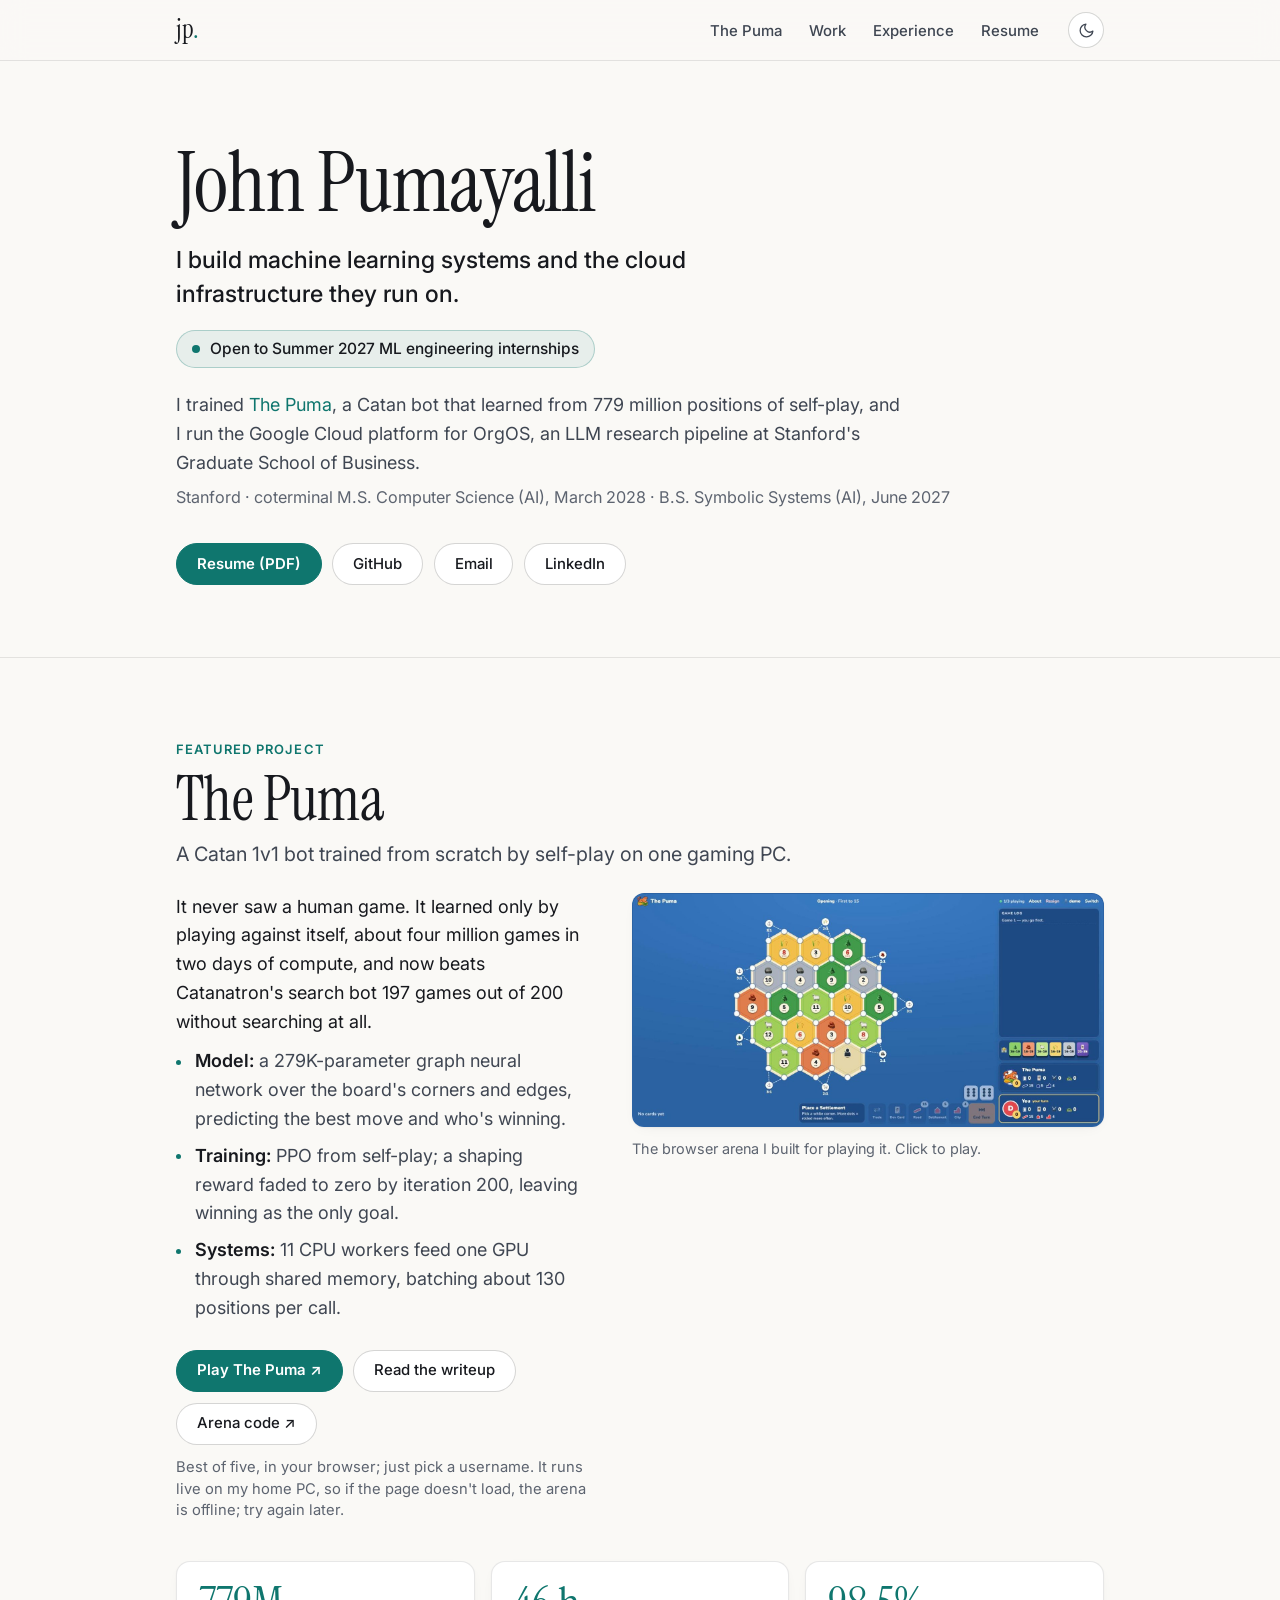
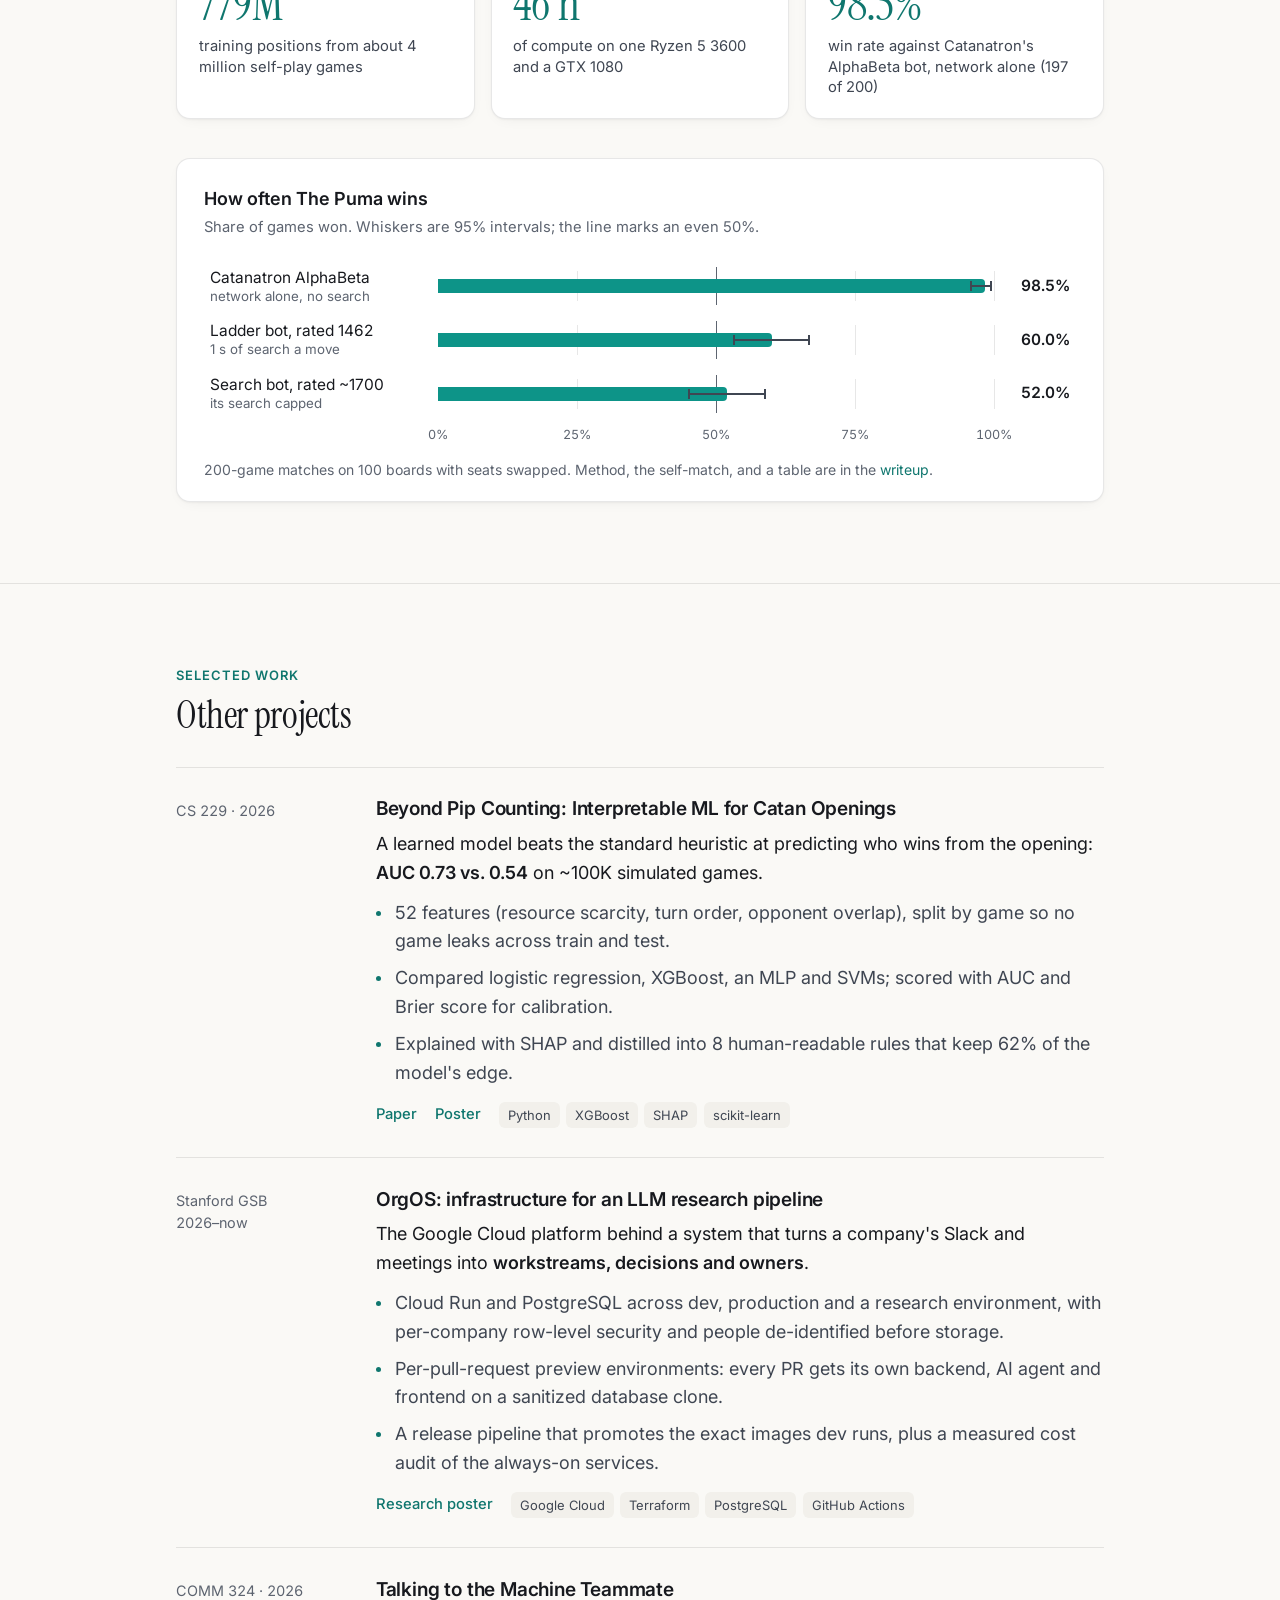
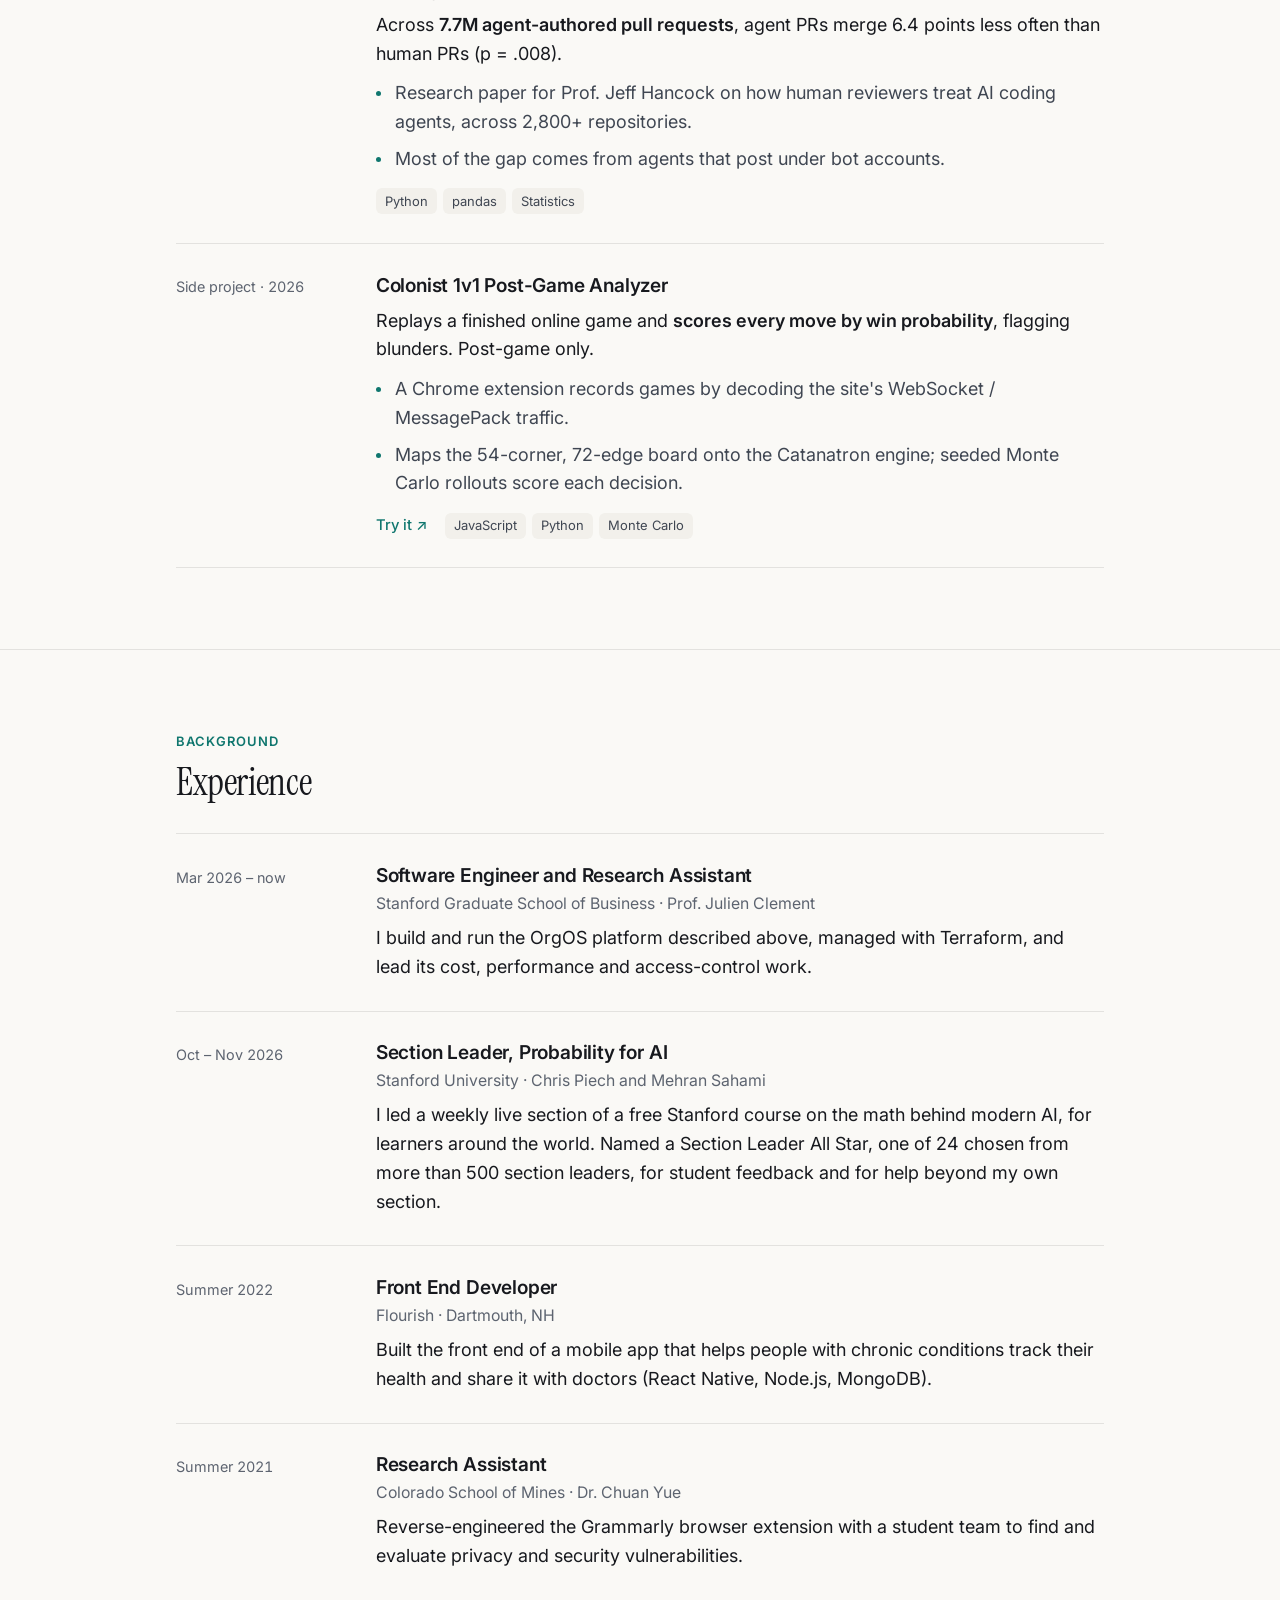
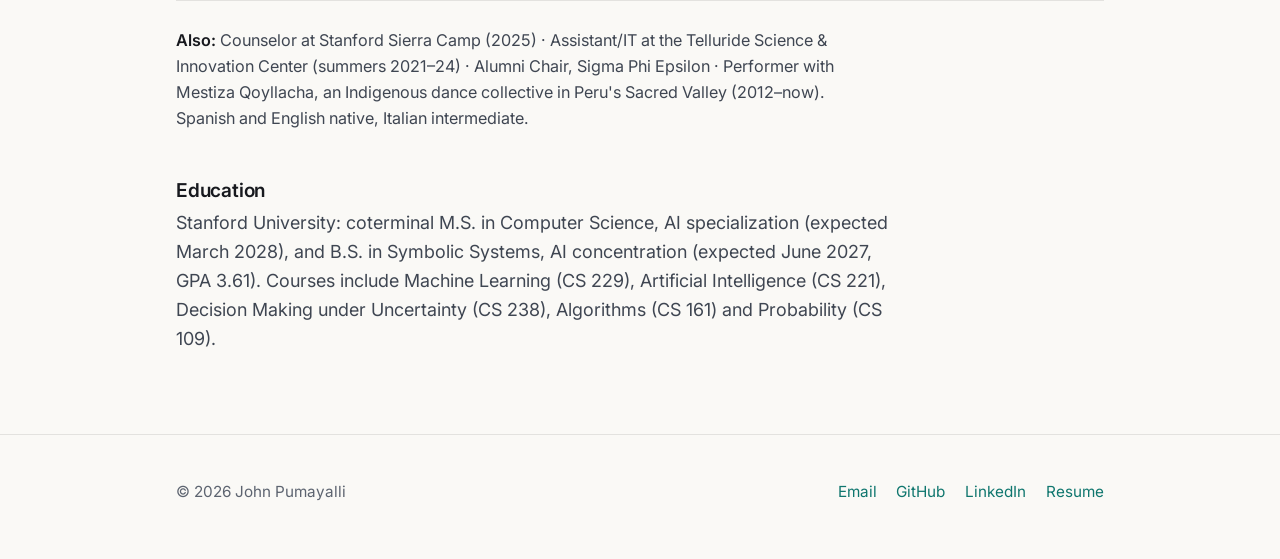
<file: index.html>
<!DOCTYPE html>
<html lang="en">
<head>
  <meta charset="UTF-8" />
  <meta name="viewport" content="width=device-width, initial-scale=1.0" />
  <title>John Pumayalli</title>
  <meta name="description" content="John Pumayalli: Stanford coterminal M.S. student in CS (AI). Self-play reinforcement learning and the cloud infrastructure ML runs on. Open to Summer 2027 ML engineering internships." />
  <meta name="theme-color" content="#faf9f6" />
  <script>
    (function () {
      var t = 'light';
      try { t = localStorage.getItem('theme') || 'light'; } catch (e) {}
      document.documentElement.setAttribute('data-theme', t === 'dark' ? 'dark' : 'light');
    })();
  </script>
  <link rel="preconnect" href="https://fonts.googleapis.com" />
  <link rel="preconnect" href="https://fonts.gstatic.com" crossorigin />
  <link href="https://fonts.googleapis.com/css2?family=Inter:wght@400;500;600&family=Instrument+Serif&display=swap" rel="stylesheet" />
  <link rel="stylesheet" href="styles.css" />
</head>
<body>

<nav class="top">
  <div class="container nav-inner">
    <a class="nav-logo" href="#top">jp<span>.</span></a>
    <div class="nav-right">
      <ul class="nav-links">
        <li><a href="#puma">The Puma</a></li>
        <li><a href="#work">Work</a></li>
        <li><a href="#experience">Experience</a></li>
        <li><a href="John_Pumayalli_Resume.pdf">Resume</a></li>
      </ul>
      <button class="theme-toggle" id="theme-toggle" type="button" aria-label="Switch to dark theme">
        <svg class="icon-moon" viewBox="0 0 24 24" fill="none" stroke="currentColor" stroke-width="1.8" stroke-linecap="round" stroke-linejoin="round" aria-hidden="true"><path d="M21 12.8A9 9 0 1 1 11.2 3a7 7 0 0 0 9.8 9.8z"/></svg>
        <svg class="icon-sun" viewBox="0 0 24 24" fill="none" stroke="currentColor" stroke-width="1.8" stroke-linecap="round" stroke-linejoin="round" aria-hidden="true"><circle cx="12" cy="12" r="4"/><path d="M12 2v2M12 20v2M4.9 4.9l1.4 1.4M17.7 17.7l1.4 1.4M2 12h2M20 12h2M4.9 19.1l1.4-1.4M17.7 6.3l1.4-1.4"/></svg>
      </button>
    </div>
  </div>
</nav>

<main id="top">

<!-- HERO -->
<section class="hero">
  <div class="container">
    <h1>John Pumayalli</h1>
    <p class="pitch">I build machine learning systems and the cloud infrastructure they run on.</p>
    <p class="status"><span class="dot" aria-hidden="true"></span>Open to Summer 2027 ML engineering internships</p>
    <p class="intro prose">I trained <a href="#puma">The Puma</a>, a Catan bot that learned from 779 million positions of self-play, and I run the Google Cloud platform for OrgOS, an LLM research pipeline at Stanford's Graduate School of Business.</p>
    <p class="facts">Stanford · coterminal M.S. Computer Science (AI), March 2028 · B.S. Symbolic Systems (AI), June 2027</p>
    <div class="buttons">
      <a class="btn btn-primary" href="John_Pumayalli_Resume.pdf">Resume (PDF)</a>
      <a class="btn" href="https://github.com/johngpuma" target="_blank" rel="noopener">GitHub</a>
      <a class="btn" href="mailto:johnpuma@stanford.edu">Email</a>
      <a class="btn" href="https://linkedin.com/in/johnpumayalli" target="_blank" rel="noopener">LinkedIn</a>
    </div>
  </div>
</section>

<!-- THE PUMA -->
<section id="puma">
  <div class="container">
    <p class="label">Featured project</p>
    <h2>The Puma</h2>
    <p class="puma-kicker">A Catan 1v1 bot trained from scratch by self-play on one gaming PC.</p>

    <div class="puma-grid">
      <div>
        <p class="prose">It never saw a human game. It learned only by playing against itself, about four million games in two days of compute, and now beats Catanatron's search bot 197 games out of 200 without searching at all.</p>
        <ul class="points">
          <li><strong>Model:</strong> a 279K-parameter graph neural network over the board's corners and edges, predicting the best move and who's winning.</li>
          <li><strong>Training:</strong> PPO from self-play; a shaping reward faded to zero by iteration 200, leaving winning as the only goal.</li>
          <li><strong>Systems:</strong> 11 CPU workers feed one GPU through shared memory, batching about 130 positions per call.</li>
        </ul>
        <div class="buttons" style="margin-top:1.5rem">
          <a class="btn btn-primary" href="https://storage-pc.tail9c6d7c.ts.net/" target="_blank" rel="noopener">Play The Puma ↗</a>
          <a class="btn" href="puma.html">Read the writeup</a>
          <a class="btn" href="https://github.com/johngpuma/catan-1v1-arena" target="_blank" rel="noopener">Arena code ↗</a>
        </div>
        <p class="play-note">Best of five, in your browser; just pick a username. It runs live on my home PC, so if the page doesn't load, the arena is offline; try again later.</p>
      </div>
      <figure>
        <a class="shot" href="https://storage-pc.tail9c6d7c.ts.net/" target="_blank" rel="noopener" aria-label="Play The Puma in the browser arena"><img src="img/puma-arena.jpg" width="1400" height="693" alt="The Catan arena: a hex board of resource tiles with number tokens, a game log, the bank, and panels for The Puma and the human player." loading="lazy" /></a>
        <figcaption class="cap">The browser arena I built for playing it. Click to play.</figcaption>
      </figure>
    </div>

    <div class="stats">
      <div class="stat"><b>779M</b><span>training positions from about 4 million self-play games</span></div>
      <div class="stat"><b>46 h</b><span>of compute on one Ryzen 5 3600 and a GTX 1080</span></div>
      <div class="stat"><b>98.5%</b><span>win rate against Catanatron's AlphaBeta bot, network alone (197 of 200)</span></div>
    </div>

    <figure class="chart">
      <div class="chart-title">How often The Puma wins</div>
      <p class="chart-sub">Share of games won. Whiskers are 95% intervals; the line marks an even 50%.</p>
      <div class="bars">
        <div class="bar-row" tabindex="0" aria-label="Catanatron AlphaBeta: 98.5 percent">
          <div class="bar-name">Catanatron AlphaBeta<small>network alone, no search</small></div>
          <div class="track" aria-hidden="true"><span class="grid" style="left:25%"></span><span class="grid" style="left:75%"></span><span class="grid" style="left:100%"></span><span class="even" style="left:50%"></span><span class="fill" style="width:98.5%"></span><span class="ci" style="left:96%;width:3.5%"></span></div>
          <div class="val">98.5%</div>
          <div class="tip" role="tooltip">197 of 200 games. 195–200 of 200 at all 29 checkpoints from 389M to 769M positions.</div>
        </div>
        <div class="bar-row" tabindex="0" aria-label="OpenHex ladder bot rated 1462: 60 percent">
          <div class="bar-name">Ladder bot, rated 1462<small>1 s of search a move</small></div>
          <div class="track" aria-hidden="true"><span class="grid" style="left:25%"></span><span class="grid" style="left:75%"></span><span class="grid" style="left:100%"></span><span class="even" style="left:50%"></span><span class="fill" style="width:60%"></span><span class="ci" style="left:53.2%;width:13.6%"></span></div>
          <div class="val">60.0%</div>
          <div class="tip" role="tooltip">120 of 200 games (±6.8 points) against a neural-network bot from the OpenHex ladder.</div>
        </div>
        <div class="bar-row" tabindex="0" aria-label="OpenHex search bot rated about 1700: 52 percent">
          <div class="bar-name">Search bot, rated ~1700<small>its search capped</small></div>
          <div class="track" aria-hidden="true"><span class="grid" style="left:25%"></span><span class="grid" style="left:75%"></span><span class="grid" style="left:100%"></span><span class="even" style="left:50%"></span><span class="fill" style="width:52%"></span><span class="ci" style="left:45.1%;width:13.8%"></span></div>
          <div class="val">52.0%</div>
          <div class="tip" role="tooltip">104 of 200 games (±6.9 points): an even match.</div>
        </div>
      </div>
      <div class="axis" aria-hidden="true">
        <div></div>
        <div class="ticks"><span style="left:0%">0%</span><span style="left:25%">25%</span><span style="left:50%">50%</span><span style="left:75%">75%</span><span style="left:100%">100%</span></div>
        <div></div>
      </div>
      <figcaption class="chart-foot">200-game matches on 100 boards with seats swapped. Method, the self-match, and a table are in the <a href="puma.html#results">writeup</a>.</figcaption>
    </figure>
  </div>
</section>

<!-- SELECTED WORK -->
<section id="work">
  <div class="container">
    <p class="label">Selected work</p>
    <h2>Other projects</h2>
    <div class="rows">

      <article class="row">
        <div class="when">CS 229 · 2026</div>
        <div>
          <h3>Beyond Pip Counting: Interpretable ML for Catan Openings</h3>
          <p class="result">A learned model beats the standard heuristic at predicting who wins from the opening: <strong>AUC 0.73 vs. 0.54</strong> on ~100K simulated games.</p>
          <ul class="points">
            <li>52 features (resource scarcity, turn order, opponent overlap), split by game so no game leaks across train and test.</li>
            <li>Compared logistic regression, XGBoost, an MLP and SVMs; scored with AUC and Brier score for calibration.</li>
            <li>Explained with SHAP and distilled into 8 human-readable rules that keep 62% of the model's edge.</li>
          </ul>
          <div class="meta">
            <span class="links"><a href="CS229_Catan_Final_Report.pdf">Paper</a><a href="CS229_Catan_Poster.pdf">Poster</a></span>
            <span class="chips"><span class="chip">Python</span><span class="chip">XGBoost</span><span class="chip">SHAP</span><span class="chip">scikit-learn</span></span>
          </div>
        </div>
      </article>

      <article class="row">
        <div class="when">Stanford GSB<br>2026–now</div>
        <div>
          <h3>OrgOS: infrastructure for an LLM research pipeline</h3>
          <p class="result">The Google Cloud platform behind a system that turns a company's Slack and meetings into <strong>workstreams, decisions and owners</strong>.</p>
          <ul class="points">
            <li>Cloud Run and PostgreSQL across dev, production and a research environment, with per-company row-level security and people de-identified before storage.</li>
            <li>Per-pull-request preview environments: every PR gets its own backend, AI agent and frontend on a sanitized database clone.</li>
            <li>A release pipeline that promotes the exact images dev runs, plus a measured cost audit of the always-on services.</li>
          </ul>
          <div class="meta">
            <span class="links"><a href="SymSys_Poster_Sharing_Internal_Data.pdf">Research poster</a></span>
            <span class="chips"><span class="chip">Google Cloud</span><span class="chip">Terraform</span><span class="chip">PostgreSQL</span><span class="chip">GitHub Actions</span></span>
          </div>
        </div>
      </article>

      <article class="row">
        <div class="when">COMM 324 · 2026</div>
        <div>
          <h3>Talking to the Machine Teammate</h3>
          <p class="result">Across <strong>7.7M agent-authored pull requests</strong>, agent PRs merge 6.4 points less often than human PRs (p = .008).</p>
          <ul class="points">
            <li>Research paper for Prof. Jeff Hancock on how human reviewers treat AI coding agents, across 2,800+ repositories.</li>
            <li>Most of the gap comes from agents that post under bot accounts.</li>
          </ul>
          <div class="meta">
            <span class="chips"><span class="chip">Python</span><span class="chip">pandas</span><span class="chip">Statistics</span></span>
          </div>
        </div>
      </article>

      <article class="row">
        <div class="when">Side project · 2026</div>
        <div>
          <h3>Colonist 1v1 Post-Game Analyzer</h3>
          <p class="result">Replays a finished online game and <strong>scores every move by win probability</strong>, flagging blunders. Post-game only.</p>
          <ul class="points">
            <li>A Chrome extension records games by decoding the site's WebSocket / MessagePack traffic.</li>
            <li>Maps the 54-corner, 72-edge board onto the Catanatron engine; seeded Monte Carlo rollouts score each decision.</li>
          </ul>
          <div class="meta">
            <span class="links"><a href="https://catan-bot-two.vercel.app/" target="_blank" rel="noopener">Try it ↗</a></span>
            <span class="chips"><span class="chip">JavaScript</span><span class="chip">Python</span><span class="chip">Monte Carlo</span></span>
          </div>
        </div>
      </article>

    </div>
  </div>
</section>

<!-- EXPERIENCE -->
<section id="experience">
  <div class="container">
    <p class="label">Background</p>
    <h2>Experience</h2>
    <div class="rows">
      <article class="row">
        <div class="when">Mar 2026 – now</div>
        <div>
          <h3>Software Engineer and Research Assistant</h3>
          <p class="where">Stanford Graduate School of Business · Prof. Julien Clement</p>
          <p class="result">I build and run the OrgOS platform described above, managed with Terraform, and lead its cost, performance and access-control work.</p>
        </div>
      </article>
      <article class="row">
        <div class="when">Oct – Nov 2026</div>
        <div>
          <h3>Section Leader, Probability for AI</h3>
          <p class="where">Stanford University · Chris Piech and Mehran Sahami</p>
          <p class="result">I led a weekly live section of a free Stanford course on the math behind modern AI, for learners around the world. Named a Section Leader All Star, one of 24 chosen from more than 500 section leaders, for student feedback and for help beyond my own section.</p>
        </div>
      </article>
      <article class="row">
        <div class="when">Summer 2022</div>
        <div>
          <h3>Front End Developer</h3>
          <p class="where">Flourish · Dartmouth, NH</p>
          <p class="result">Built the front end of a mobile app that helps people with chronic conditions track their health and share it with doctors (React Native, Node.js, MongoDB).</p>
        </div>
      </article>
      <article class="row">
        <div class="when">Summer 2021</div>
        <div>
          <h3>Research Assistant</h3>
          <p class="where">Colorado School of Mines · Dr. Chuan Yue</p>
          <p class="result">Reverse-engineered the Grammarly browser extension with a student team to find and evaluate privacy and security vulnerabilities.</p>
        </div>
      </article>
    </div>
    <p class="also"><strong>Also:</strong> Counselor at Stanford Sierra Camp (2025) · Assistant/IT at the Telluride Science &amp; Innovation Center (summers 2021–24) · Alumni Chair, Sigma Phi Epsilon · Performer with Mestiza Qoyllacha, an Indigenous dance collective in Peru's Sacred Valley (2012–now). Spanish and English native, Italian intermediate.</p>

    <div class="edu">
      <h3>Education</h3>
      <p>Stanford University: coterminal M.S. in Computer Science, AI specialization (expected March 2028), and B.S. in Symbolic Systems, AI concentration (expected June 2027, GPA 3.61). Courses include Machine Learning (CS 229), Artificial Intelligence (CS 221), Decision Making under Uncertainty (CS 238), Algorithms (CS 161) and Probability (CS 109).</p>
    </div>
  </div>
</section>

</main>

<footer>
  <div class="container foot">
    <span>© 2026 John Pumayalli</span>
    <nav aria-label="Contact"><a href="mailto:johnpuma@stanford.edu">Email</a><a href="https://github.com/johngpuma" target="_blank" rel="noopener">GitHub</a><a href="https://linkedin.com/in/johnpumayalli" target="_blank" rel="noopener">LinkedIn</a><a href="John_Pumayalli_Resume.pdf">Resume</a></nav>
  </div>
</footer>

<script src="theme.js"></script>
</body>
</html>
</file>
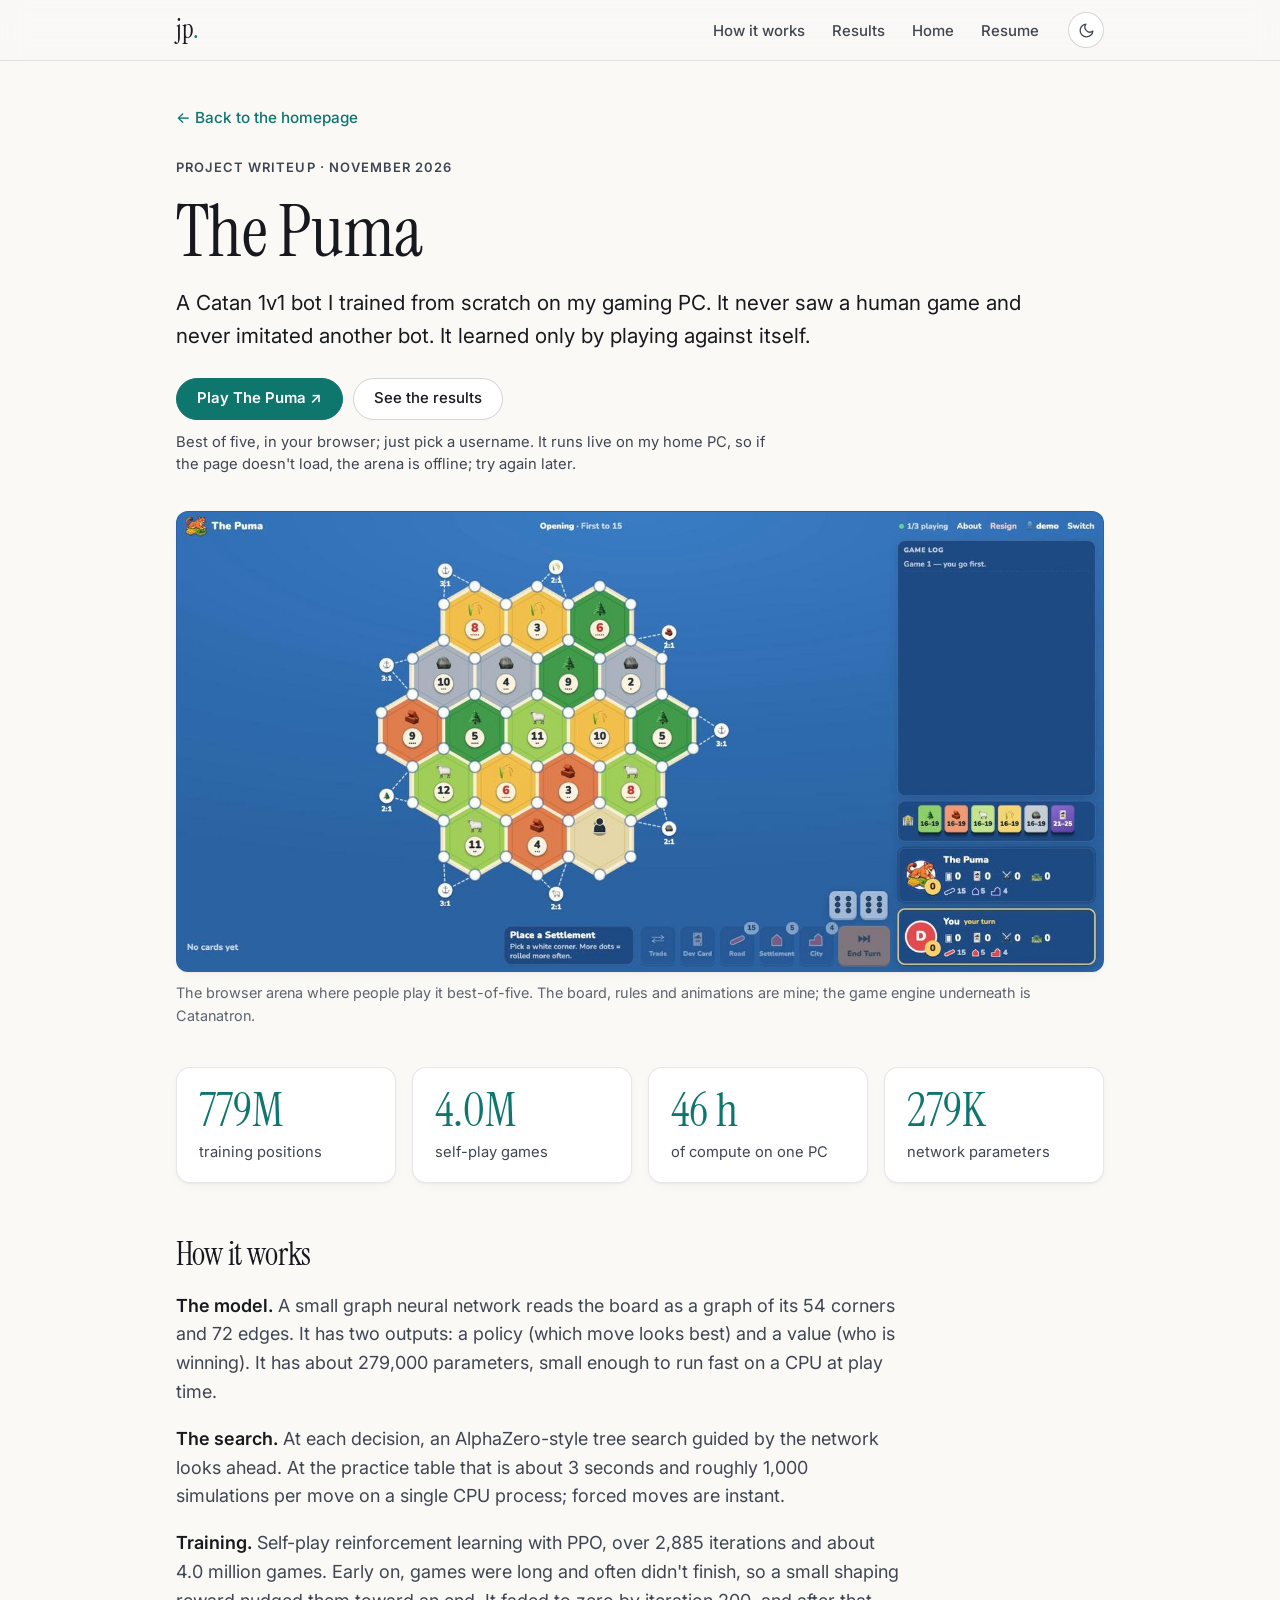
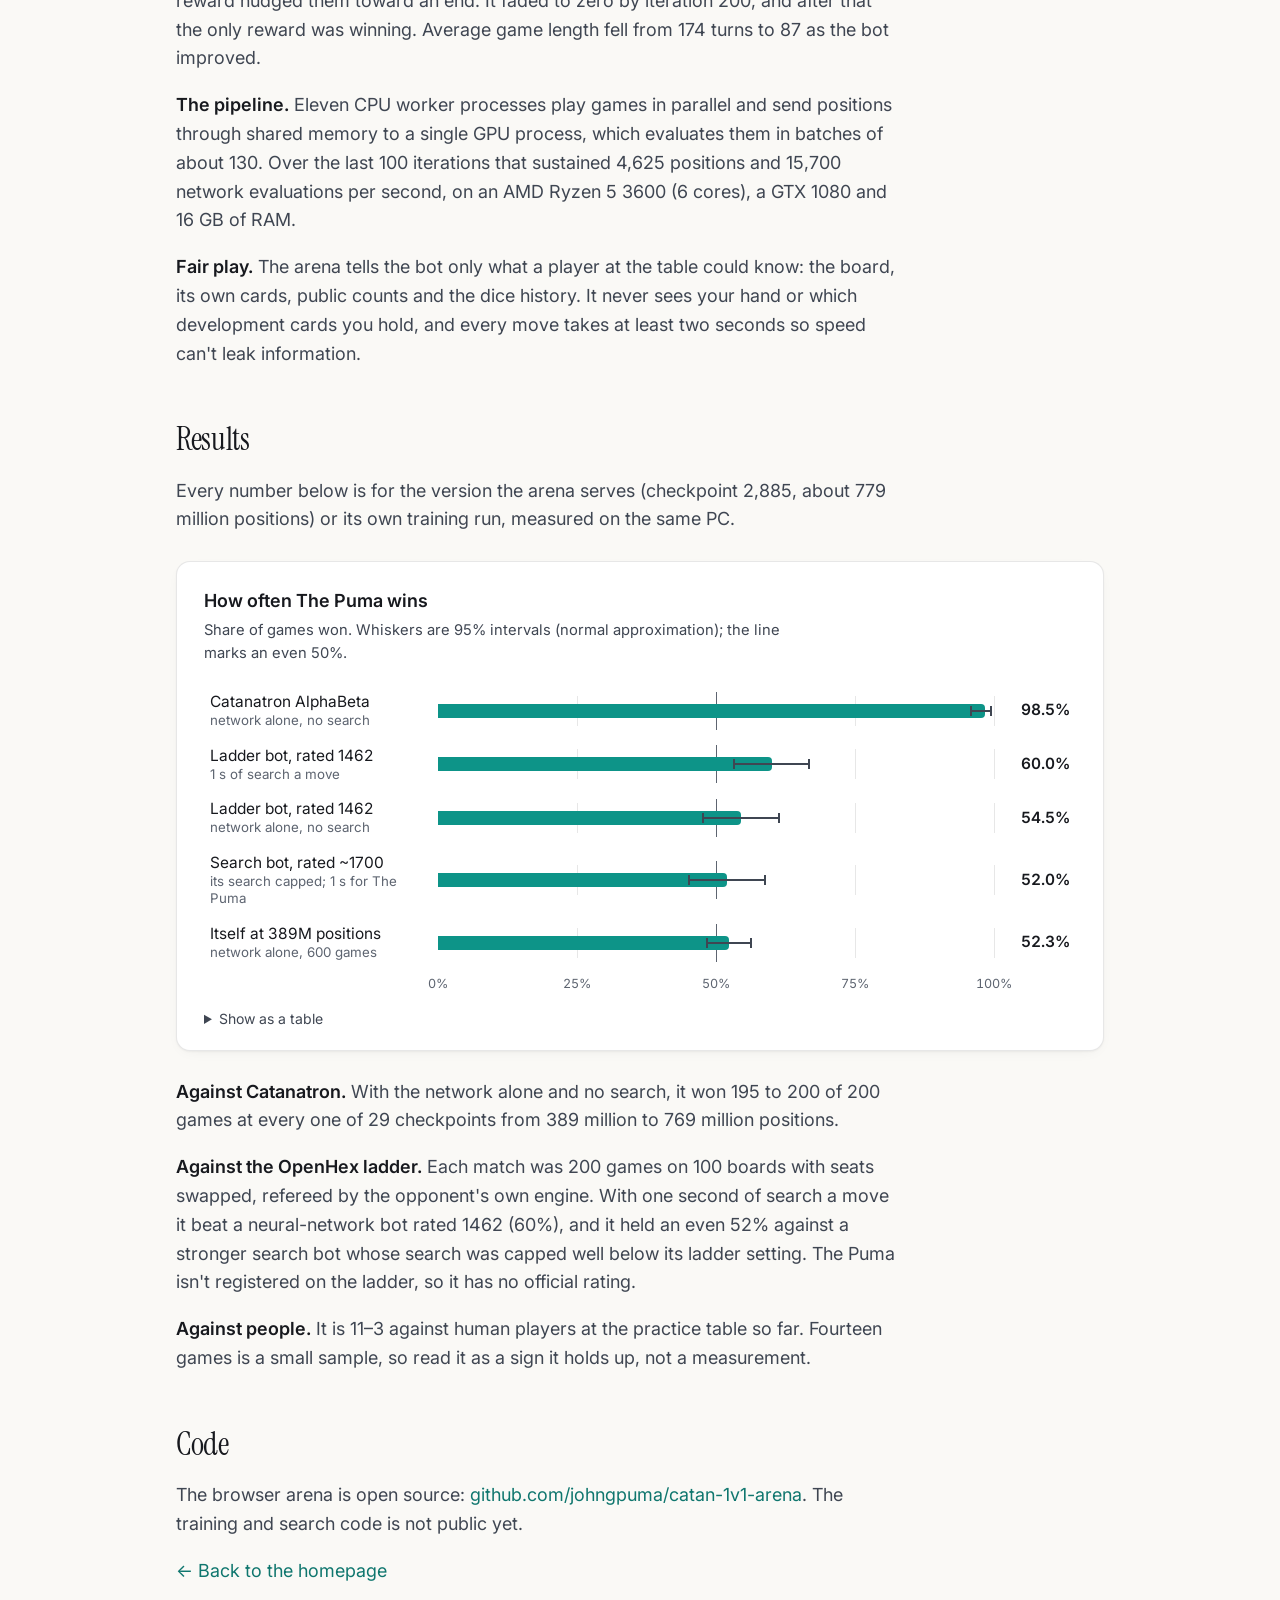
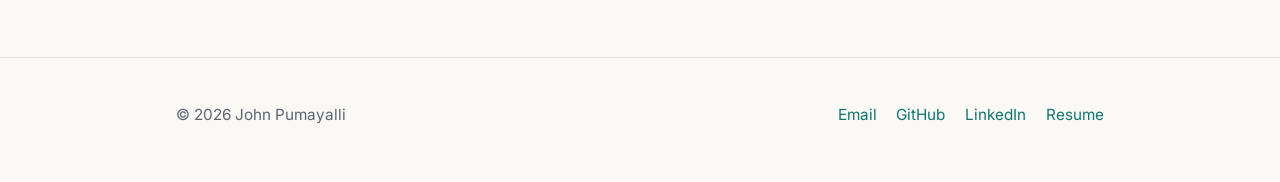
<file: puma.html>
<!DOCTYPE html>
<html lang="en">
<head>
  <meta charset="UTF-8" />
  <meta name="viewport" content="width=device-width, initial-scale=1.0" />
  <title>The Puma · John Pumayalli</title>
  <meta name="description" content="The Puma: a Catan 1v1 bot trained from scratch by self-play reinforcement learning on one gaming PC. How it works, how it was trained, and how strong it is." />
  <meta name="theme-color" content="#faf9f6" />
  <script>
    (function () {
      var t = 'light';
      try { t = localStorage.getItem('theme') || 'light'; } catch (e) {}
      document.documentElement.setAttribute('data-theme', t === 'dark' ? 'dark' : 'light');
    })();
  </script>
  <link rel="preconnect" href="https://fonts.googleapis.com" />
  <link rel="preconnect" href="https://fonts.gstatic.com" crossorigin />
  <link href="https://fonts.googleapis.com/css2?family=Inter:wght@400;500;600&family=Instrument+Serif&display=swap" rel="stylesheet" />
  <link rel="stylesheet" href="styles.css" />
</head>
<body>

<nav class="top">
  <div class="container nav-inner">
    <a class="nav-logo" href="index.html">jp<span>.</span></a>
    <div class="nav-right">
      <ul class="nav-links">
        <li><a href="#how">How it works</a></li>
        <li><a href="#results">Results</a></li>
        <li><a href="index.html">Home</a></li>
        <li><a href="John_Pumayalli_Resume.pdf">Resume</a></li>
      </ul>
      <button class="theme-toggle" id="theme-toggle" type="button" aria-label="Switch to dark theme">
        <svg class="icon-moon" viewBox="0 0 24 24" fill="none" stroke="currentColor" stroke-width="1.8" stroke-linecap="round" stroke-linejoin="round" aria-hidden="true"><path d="M21 12.8A9 9 0 1 1 11.2 3a7 7 0 0 0 9.8 9.8z"/></svg>
        <svg class="icon-sun" viewBox="0 0 24 24" fill="none" stroke="currentColor" stroke-width="1.8" stroke-linecap="round" stroke-linejoin="round" aria-hidden="true"><circle cx="12" cy="12" r="4"/><path d="M12 2v2M12 20v2M4.9 4.9l1.4 1.4M17.7 17.7l1.4 1.4M2 12h2M20 12h2M4.9 19.1l1.4-1.4M17.7 6.3l1.4-1.4"/></svg>
      </button>
    </div>
  </div>
</nav>

<main class="container writeup">
  <a class="back" href="index.html#puma">← Back to the homepage</a>
  <p class="label">Project writeup · November 2026</p>
  <h1 style="font-size:clamp(2.8rem,6vw,4rem);line-height:1;margin-bottom:1rem">The Puma</h1>
  <p class="lede">A Catan 1v1 bot I trained from scratch on my gaming PC. It never saw a human game and never imitated another bot. It learned only by playing against itself.</p>
  <div class="buttons" style="margin-top:1.4rem">
    <a class="btn btn-primary" href="https://storage-pc.tail9c6d7c.ts.net/" target="_blank" rel="noopener">Play The Puma ↗</a>
    <a class="btn" href="#results">See the results</a>
  </div>
  <p class="play-note">Best of five, in your browser; just pick a username. It runs live on my home PC, so if the page doesn't load, the arena is offline; try again later.</p>

  <figure style="margin:2rem 0 0">
    <div class="shot"><img src="img/puma-arena.jpg" width="1400" height="693" alt="The Catan arena: a hex board of resource tiles with number tokens, a game log, the bank, and panels for The Puma and the human player." /></div>
    <figcaption class="cap">The browser arena where people play it best-of-five. The board, rules and animations are mine; the game engine underneath is Catanatron.</figcaption>
  </figure>

  <div class="stats" style="grid-template-columns:repeat(auto-fit,minmax(170px,1fr))">
    <div class="stat"><b>779M</b><span>training positions</span></div>
    <div class="stat"><b>4.0M</b><span>self-play games</span></div>
    <div class="stat"><b>46 h</b><span>of compute on one PC</span></div>
    <div class="stat"><b>279K</b><span>network parameters</span></div>
  </div>

  <h2 id="how">How it works</h2>
  <p><strong>The model.</strong> A small graph neural network reads the board as a graph of its 54 corners and 72 edges. It has two outputs: a policy (which move looks best) and a value (who is winning). It has about 279,000 parameters, small enough to run fast on a CPU at play time.</p>
  <p><strong>The search.</strong> At each decision, an AlphaZero-style tree search guided by the network looks ahead. At the practice table that is about 3 seconds and roughly 1,000 simulations per move on a single CPU process; forced moves are instant.</p>
  <p><strong>Training.</strong> Self-play reinforcement learning with PPO, over 2,885 iterations and about 4.0 million games. Early on, games were long and often didn't finish, so a small shaping reward nudged them toward an end. It faded to zero by iteration 200, and after that the only reward was winning. Average game length fell from 174 turns to 87 as the bot improved.</p>
  <p><strong>The pipeline.</strong> Eleven CPU worker processes play games in parallel and send positions through shared memory to a single GPU process, which evaluates them in batches of about 130. Over the last 100 iterations that sustained 4,625 positions and 15,700 network evaluations per second, on an AMD Ryzen 5 3600 (6 cores), a GTX 1080 and 16 GB of RAM.</p>
  <p><strong>Fair play.</strong> The arena tells the bot only what a player at the table could know: the board, its own cards, public counts and the dice history. It never sees your hand or which development cards you hold, and every move takes at least two seconds so speed can't leak information.</p>

  <h2 id="results">Results</h2>
  <p>Every number below is for the version the arena serves (checkpoint 2,885, about 779 million positions) or its own training run, measured on the same PC.</p>

  <figure class="chart" style="margin:1.5rem 0">
    <div class="chart-title">How often The Puma wins</div>
    <p class="chart-sub">Share of games won. Whiskers are 95% intervals (normal approximation); the line marks an even 50%.</p>
    <div class="bars">
      <div class="bar-row" tabindex="0" aria-label="Catanatron AlphaBeta: 98.5 percent">
        <div class="bar-name">Catanatron AlphaBeta<small>network alone, no search</small></div>
        <div class="track" aria-hidden="true"><span class="grid" style="left:25%"></span><span class="grid" style="left:75%"></span><span class="grid" style="left:100%"></span><span class="even" style="left:50%"></span><span class="fill" style="width:98.5%"></span><span class="ci" style="left:96%;width:3.5%"></span></div>
        <div class="val">98.5%</div>
        <div class="tip" role="tooltip">197 of 200 games.</div>
      </div>
      <div class="bar-row" tabindex="0" aria-label="Ladder bot rated 1462 with search: 60 percent">
        <div class="bar-name">Ladder bot, rated 1462<small>1 s of search a move</small></div>
        <div class="track" aria-hidden="true"><span class="grid" style="left:25%"></span><span class="grid" style="left:75%"></span><span class="grid" style="left:100%"></span><span class="even" style="left:50%"></span><span class="fill" style="width:60%"></span><span class="ci" style="left:53.2%;width:13.6%"></span></div>
        <div class="val">60.0%</div>
        <div class="tip" role="tooltip">120 of 200 games.</div>
      </div>
      <div class="bar-row" tabindex="0" aria-label="Ladder bot rated 1462, network alone: 54.5 percent">
        <div class="bar-name">Ladder bot, rated 1462<small>network alone, no search</small></div>
        <div class="track" aria-hidden="true"><span class="grid" style="left:25%"></span><span class="grid" style="left:75%"></span><span class="grid" style="left:100%"></span><span class="even" style="left:50%"></span><span class="fill" style="width:54.5%"></span><span class="ci" style="left:47.6%;width:13.8%"></span></div>
        <div class="val">54.5%</div>
        <div class="tip" role="tooltip">109 of 200 games.</div>
      </div>
      <div class="bar-row" tabindex="0" aria-label="Search bot rated about 1700: 52 percent">
        <div class="bar-name">Search bot, rated ~1700<small>its search capped; 1 s for The Puma</small></div>
        <div class="track" aria-hidden="true"><span class="grid" style="left:25%"></span><span class="grid" style="left:75%"></span><span class="grid" style="left:100%"></span><span class="even" style="left:50%"></span><span class="fill" style="width:52%"></span><span class="ci" style="left:45.1%;width:13.8%"></span></div>
        <div class="val">52.0%</div>
        <div class="tip" role="tooltip">104 of 200 games.</div>
      </div>
      <div class="bar-row" tabindex="0" aria-label="Its own 389M-position version: 52.3 percent">
        <div class="bar-name">Itself at 389M positions<small>network alone, 600 games</small></div>
        <div class="track" aria-hidden="true"><span class="grid" style="left:25%"></span><span class="grid" style="left:75%"></span><span class="grid" style="left:100%"></span><span class="even" style="left:50%"></span><span class="fill" style="width:52.3%"></span><span class="ci" style="left:48.3%;width:8%"></span></div>
        <div class="val">52.3%</div>
        <div class="tip" role="tooltip">314 of 600 games.</div>
      </div>
    </div>
    <div class="axis" aria-hidden="true">
      <div></div>
      <div class="ticks"><span style="left:0%">0%</span><span style="left:25%">25%</span><span style="left:50%">50%</span><span style="left:75%">75%</span><span style="left:100%">100%</span></div>
      <div></div>
    </div>
    <figcaption class="chart-foot">
      <details>
        <summary>Show as a table</summary>
        <table class="data">
          <thead><tr><th>Opponent</th><th>Setup</th><th>Won</th><th>Win rate</th><th>95% interval</th></tr></thead>
          <tbody>
            <tr><td>Catanatron AlphaBeta (depth 2, no peeking at hidden cards)</td><td>network alone</td><td>197 / 200</td><td>98.5%</td><td>≈96–99.5%</td></tr>
            <tr><td>OpenHex ladder bot, neural network, rated 1462</td><td>1 s search</td><td>120 / 200</td><td>60.0%</td><td>±6.8</td></tr>
            <tr><td>OpenHex ladder bot, neural network, rated 1462</td><td>network alone</td><td>109 / 200</td><td>54.5%</td><td>±6.9</td></tr>
            <tr><td>OpenHex search bot, rated ~1700, search capped below its ladder setting</td><td>1 s search</td><td>104 / 200</td><td>52.0%</td><td>±6.9</td></tr>
            <tr><td>Its own 389M-position checkpoint</td><td>network alone</td><td>314 / 600</td><td>52.3%</td><td>±4.0</td></tr>
          </tbody>
        </table>
      </details>
    </figcaption>
  </figure>

  <p><strong>Against Catanatron.</strong> With the network alone and no search, it won 195 to 200 of 200 games at every one of 29 checkpoints from 389 million to 769 million positions.</p>
  <p><strong>Against the OpenHex ladder.</strong> Each match was 200 games on 100 boards with seats swapped, refereed by the opponent's own engine. With one second of search a move it beat a neural-network bot rated 1462 (60%), and it held an even 52% against a stronger search bot whose search was capped well below its ladder setting. The Puma isn't registered on the ladder, so it has no official rating.</p>
  <p><strong>Against people.</strong> It is 11–3 against human players at the practice table so far. Fourteen games is a small sample, so read it as a sign it holds up, not a measurement.</p>

  <h2>Code</h2>
  <p>The browser arena is open source: <a href="https://github.com/johngpuma/catan-1v1-arena" target="_blank" rel="noopener">github.com/johngpuma/catan-1v1-arena</a>. The training and search code is not public yet.</p>
  <p style="margin-bottom:4rem"><a href="index.html">← Back to the homepage</a></p>
</main>

<footer>
  <div class="container foot">
    <span>© 2026 John Pumayalli</span>
    <nav aria-label="Contact"><a href="mailto:johnpuma@stanford.edu">Email</a><a href="https://github.com/johngpuma" target="_blank" rel="noopener">GitHub</a><a href="https://linkedin.com/in/johnpumayalli" target="_blank" rel="noopener">LinkedIn</a><a href="John_Pumayalli_Resume.pdf">Resume</a></nav>
  </div>
</footer>

<script src="theme.js"></script>
</body>
</html>
</file>
<file: styles.css>
/* johngpuma.github.io — shared styles for index.html and puma.html.
   Type and color choices follow the readability research summarized in
   the 2026-11 redesign: 18px body (17px on phones), 1.6 line height,
   prose capped near 66 characters, body text at 7:1+ contrast and
   secondary text at 4.5:1+, light theme by default with a dark toggle,
   the display serif used only at 28px and up. */

*, *::before, *::after { box-sizing: border-box; margin: 0; padding: 0; }

:root {
  color-scheme: light;
  --bg: #faf9f6;
  --surface: #ffffff;
  --surface-2: #f2f0eb;
  --line: rgba(24, 24, 20, 0.10);
  --line-strong: rgba(24, 24, 20, 0.18);
  --text: #17191e;      /* ~16:1 on --bg */
  --text-2: #3f4652;    /* ~9.5:1 */
  --text-3: #5d6470;    /* ~5.8:1, the lightest text on the page */
  --accent: #0f766e;    /* ~5.3:1, used for links and labels */
  --accent-hover: #0b5c56;
  --accent-soft: rgba(15, 118, 110, 0.08);
  --accent-line: rgba(15, 118, 110, 0.28);
  --on-accent: #ffffff;
  --bar: #0d9488;
  --nav-bg: rgba(250, 249, 246, 0.86);
  --shadow: 0 1px 2px rgba(20, 20, 15, 0.04), 0 4px 16px -8px rgba(20, 20, 15, 0.10);

  --serif: 'Instrument Serif', Georgia, serif;
  --sans: 'Inter', system-ui, -apple-system, 'Segoe UI', sans-serif;
  --measure: 66ch;
}

:root[data-theme="dark"] {
  color-scheme: dark;
  --bg: #111418;
  --surface: #181c22;
  --surface-2: #20252d;
  --line: rgba(255, 255, 255, 0.09);
  --line-strong: rgba(255, 255, 255, 0.17);
  --text: #e6e9ee;      /* off-white, not pure white */
  --text-2: #b6bec9;
  --text-3: #8f99a6;    /* ~6:1 on --bg */
  --accent: #2dd4bf;
  --accent-hover: #5eead4;
  --accent-soft: rgba(45, 212, 191, 0.10);
  --accent-line: rgba(45, 212, 191, 0.30);
  --on-accent: #0b1013;
  --bar: #13a595;
  --nav-bg: rgba(17, 20, 24, 0.86);
  --shadow: none;
}

html { font-size: 18px; scroll-behavior: smooth; scroll-padding-top: 76px; }
body {
  background: var(--bg);
  color: var(--text);
  font-family: var(--sans);
  font-size: 1rem;
  line-height: 1.6;
  -webkit-font-smoothing: antialiased;
}
a { color: var(--accent); text-decoration: none; }
a:hover { color: var(--accent-hover); text-decoration: underline; text-underline-offset: 3px; }
strong { font-weight: 600; color: var(--text); }
::selection { background: var(--accent-soft); }

.container { max-width: 1000px; margin: 0 auto; padding: 0 2rem; }
.prose { max-width: var(--measure); }

/* ── NAV ── */
nav.top {
  position: sticky; top: 0; z-index: 50;
  background: var(--nav-bg);
  backdrop-filter: saturate(160%) blur(12px);
  -webkit-backdrop-filter: saturate(160%) blur(12px);
  border-bottom: 1px solid var(--line);
}
.nav-inner { display: flex; align-items: center; justify-content: space-between; height: 60px; gap: 1rem; }
.nav-logo { font-family: var(--serif); font-size: 1.45rem; color: var(--text); }
.nav-logo:hover { color: var(--text); text-decoration: none; }
.nav-logo span { color: var(--accent); }
.nav-right { display: flex; align-items: center; gap: 1.6rem; }
.nav-links { display: flex; gap: 1.5rem; list-style: none; }
.nav-links a { font-size: 0.83rem; font-weight: 500; color: var(--text-2); }
.nav-links a:hover { color: var(--accent); text-decoration: none; }
.theme-toggle {
  width: 36px; height: 36px; display: inline-grid; place-items: center;
  border-radius: 999px; border: 1px solid var(--line-strong);
  background: var(--surface); color: var(--text-2); cursor: pointer;
}
.theme-toggle:hover { color: var(--accent); border-color: var(--accent-line); }
.theme-toggle svg { width: 17px; height: 17px; }
.theme-toggle .icon-sun { display: none; }
:root[data-theme="dark"] .theme-toggle .icon-sun { display: block; }
:root[data-theme="dark"] .theme-toggle .icon-moon { display: none; }

/* ── SECTIONS ── */
section { padding: 4.5rem 0; }
section + section { border-top: 1px solid var(--line); }
.label {
  font-size: 0.72rem; font-weight: 600; letter-spacing: 0.08em; text-transform: uppercase;
  color: var(--accent); margin-bottom: 0.5rem;
}
h1, h2 { font-family: var(--serif); font-weight: 400; letter-spacing: -0.01em; color: var(--text); }
h2 { font-size: 2.1rem; line-height: 1.15; margin-bottom: 1.6rem; }
h3 { font-size: 1.06rem; font-weight: 600; line-height: 1.35; letter-spacing: -0.01em; }

/* ── HERO ── */
.hero { padding: 4.5rem 0 4rem; }
.hero h1 { font-size: clamp(3rem, 7vw, 4.6rem); line-height: 1; margin-bottom: 1rem; }
.hero .pitch { font-size: 1.3rem; line-height: 1.45; font-weight: 500; color: var(--text); max-width: 34ch; margin-bottom: 1.1rem; }
.status {
  display: inline-flex; align-items: center; gap: 0.55rem;
  font-size: 0.86rem; font-weight: 500; color: var(--text);
  background: var(--accent-soft); border: 1px solid var(--accent-line);
  border-radius: 999px; padding: 0.3rem 0.85rem; margin-bottom: 1.3rem;
}
.status .dot { width: 8px; height: 8px; border-radius: 50%; background: var(--accent); flex-shrink: 0; }
.hero .intro { color: var(--text-2); margin-bottom: 0.4rem; }
.hero .facts { font-size: 0.9rem; color: var(--text-3); margin-bottom: 1.8rem; }
.buttons { display: flex; flex-wrap: wrap; gap: 0.6rem; }
.btn {
  display: inline-flex; align-items: center; gap: 0.4rem;
  font-size: 0.83rem; font-weight: 500; line-height: 1;
  padding: 0.7rem 1.1rem; border-radius: 999px;
  border: 1px solid var(--line-strong); background: var(--surface); color: var(--text);
}
.btn:hover { text-decoration: none; border-color: var(--accent-line); color: var(--accent); }
.btn-primary { background: var(--accent); border-color: var(--accent); color: var(--on-accent); font-weight: 600; }
.btn-primary:hover { background: var(--accent-hover); border-color: var(--accent-hover); color: var(--on-accent); }

/* ── PUMA ── */
.puma-grid { display: grid; grid-template-columns: minmax(0, 1fr) minmax(0, 1.15fr); gap: 2.5rem; align-items: start; }
#puma h2 { font-size: clamp(2.6rem, 5vw, 3.4rem); line-height: 1; margin-bottom: 1.4rem; }
.puma-kicker { font-size: 1.1rem; color: var(--text-2); margin: -0.9rem 0 1.2rem; }
.shot { border-radius: 12px; overflow: hidden; border: 1px solid var(--line); box-shadow: var(--shadow); background: #2f6cb4; }
.shot img { display: block; width: 100%; height: auto; }
a.shot { display: block; transition: border-color 0.15s ease, transform 0.15s ease; }
a.shot:hover { border-color: var(--accent-line); transform: translateY(-2px); }
.play-note { font-size: 0.82rem; line-height: 1.45; color: var(--text-3); margin-top: 0.7rem; max-width: 46ch; }
figure figcaption.cap { font-size: 0.8rem; color: var(--text-3); margin-top: 0.55rem; }
.stats { display: grid; grid-template-columns: repeat(3, minmax(0, 1fr)); gap: 0.9rem; margin: 2.2rem 0; }
.stat { background: var(--surface); border: 1px solid var(--line); border-radius: 14px; padding: 1.1rem 1.2rem; box-shadow: var(--shadow); }
.stat b { display: block; font-family: var(--serif); font-weight: 400; font-size: 2.6rem; line-height: 1; color: var(--accent); margin-bottom: 0.4rem; font-variant-numeric: tabular-nums; }
.stat span { display: block; font-size: 0.82rem; line-height: 1.4; color: var(--text-2); }

/* ── LISTS (bullets) ── */
ul.points { list-style: none; display: grid; gap: 0.45rem; margin: 0.6rem 0 0; }
ul.points li { position: relative; padding-left: 1.05rem; color: var(--text-2); }
ul.points li::before { content: ""; position: absolute; left: 0; top: 0.68em; width: 5px; height: 5px; border-radius: 50%; background: var(--accent); }

/* ── CHART ── */
.chart { background: var(--surface); border: 1px solid var(--line); border-radius: 14px; padding: 1.4rem 1.5rem 1.1rem; box-shadow: var(--shadow); }
.chart-title { font-weight: 600; }
.chart-sub { font-size: 0.82rem; color: var(--text-3); margin: 0.15rem 0 1.1rem; }
.bar-row { position: relative; display: grid; grid-template-columns: 210px minmax(0, 1fr) 58px; gap: 1rem; align-items: center; padding: 0.45rem 0.35rem; border-radius: 8px; outline: none; }
.bar-row:hover, .bar-row:focus-visible { background: var(--surface-2); }
.bar-name { font-size: 0.86rem; line-height: 1.3; }
.bar-name small { display: block; font-size: 0.74rem; color: var(--text-3); }
.track { position: relative; height: 20px; }
.track .grid { position: absolute; top: -5px; bottom: -5px; width: 1px; background: var(--line); }
.track .even { position: absolute; top: -9px; bottom: -9px; width: 1px; background: var(--text-3); }
.fill { position: absolute; left: 0; top: 3px; height: 14px; background: var(--bar); border-radius: 0 4px 4px 0; }
.ci { position: absolute; top: 9px; height: 2px; background: var(--text-2); }
.ci::before, .ci::after { content: ""; position: absolute; top: -4px; width: 2px; height: 10px; background: var(--text-2); }
.ci::before { left: -1px; } .ci::after { right: -1px; }
.val { font-size: 0.86rem; font-weight: 600; text-align: right; font-variant-numeric: tabular-nums; }
.tip { display: none; position: absolute; z-index: 5; right: 0.35rem; bottom: calc(100% - 0.15rem); max-width: 320px; background: var(--text); color: var(--bg); font-size: 0.74rem; line-height: 1.45; padding: 0.5rem 0.7rem; border-radius: 8px; pointer-events: none; }
.bar-row:hover .tip, .bar-row:focus-visible .tip { display: block; }
.axis { display: grid; grid-template-columns: 210px minmax(0, 1fr) 58px; gap: 1rem; padding: 0.25rem 0.35rem 0; }
.ticks { position: relative; height: 18px; font-size: 0.7rem; color: var(--text-3); font-variant-numeric: tabular-nums; }
.ticks span { position: absolute; transform: translateX(-50%); white-space: nowrap; }
.chart-foot { font-size: 0.78rem; color: var(--text-3); margin-top: 0.9rem; line-height: 1.55; }
.chart-foot summary { cursor: pointer; color: var(--text-2); margin-top: 0.5rem; }
table.data { width: 100%; border-collapse: collapse; margin-top: 0.6rem; font-size: 0.8rem; color: var(--text-2); }
table.data th, table.data td { text-align: left; padding: 0.35rem 0.45rem; border-bottom: 1px solid var(--line); }
table.data th { color: var(--text); font-weight: 600; }

/* ── WORK + EXPERIENCE ROWS ── */
.rows { border-top: 1px solid var(--line); }
.row { display: grid; grid-template-columns: 9.5rem minmax(0, 1fr); gap: 1.6rem; padding: 1.6rem 0; border-bottom: 1px solid var(--line); }
.row .when { font-size: 0.8rem; color: var(--text-3); padding-top: 0.2rem; font-variant-numeric: tabular-nums; line-height: 1.5; }
.row .where { font-size: 0.88rem; color: var(--text-3); margin-top: 0.1rem; }
.row .result { margin-top: 0.45rem; color: var(--text); max-width: var(--measure); }
.row ul.points { max-width: var(--measure); }
.row .meta { display: flex; flex-wrap: wrap; align-items: center; gap: 0.4rem 1rem; margin-top: 0.8rem; font-size: 0.82rem; }
.row .meta .links { display: flex; gap: 1rem; font-weight: 500; }
.chips { display: flex; flex-wrap: wrap; gap: 0.35rem; }
.chip { font-size: 0.72rem; color: var(--text-2); background: var(--surface-2); border-radius: 6px; padding: 0.15rem 0.5rem; }
.also { margin-top: 1.5rem; font-size: 0.9rem; color: var(--text-2); max-width: var(--measure); }
.edu { margin-top: 2.6rem; }
.edu h3 { margin-bottom: 0.3rem; }
.edu p { color: var(--text-2); max-width: var(--measure); }

/* ── FOOTER ── */
footer { border-top: 1px solid var(--line); padding: 2.5rem 0 3rem; font-size: 0.85rem; color: var(--text-3); }
.foot { display: flex; justify-content: space-between; flex-wrap: wrap; gap: 1rem; }
.foot nav a { margin-left: 1.1rem; }

/* ── WRITEUP PAGE ── */
.writeup h2 { font-size: 1.75rem; margin: 3rem 0 1rem; }
.writeup p { color: var(--text-2); margin-bottom: 1rem; max-width: var(--measure); }
.writeup .lede { font-size: 1.15rem; color: var(--text); }
.back { display: inline-block; margin: 2.5rem 0 1.5rem; font-size: 0.85rem; font-weight: 500; }

/* ── RESPONSIVE ── */
@media (max-width: 860px) {
  .puma-grid { grid-template-columns: 1fr; gap: 1.8rem; }
}
@media (max-width: 600px) {
  html { font-size: 17px; }
  .container { padding: 0 1rem; }
  section { padding: 3.2rem 0; }
  .hero { padding: 3rem 0 3rem; }
  .nav-links { display: none; }
  .stats { grid-template-columns: 1fr; }
  .stat b { font-size: 2.3rem; }
  .row { grid-template-columns: 1fr; gap: 0.3rem; padding: 1.3rem 0; }
  .chart { padding: 1.1rem 0.9rem 0.9rem; }
  .bar-row { grid-template-columns: minmax(0, 1fr) 52px; row-gap: 0.35rem; }
  .bar-name { grid-column: 1 / -1; }
  .axis { grid-template-columns: minmax(0, 1fr) 52px; }
  .axis > :first-child { display: none; }
  .tip { left: 0.35rem; right: 0.35rem; max-width: none; }
}
@media (prefers-reduced-motion: reduce) { html { scroll-behavior: auto; } }
</file>
